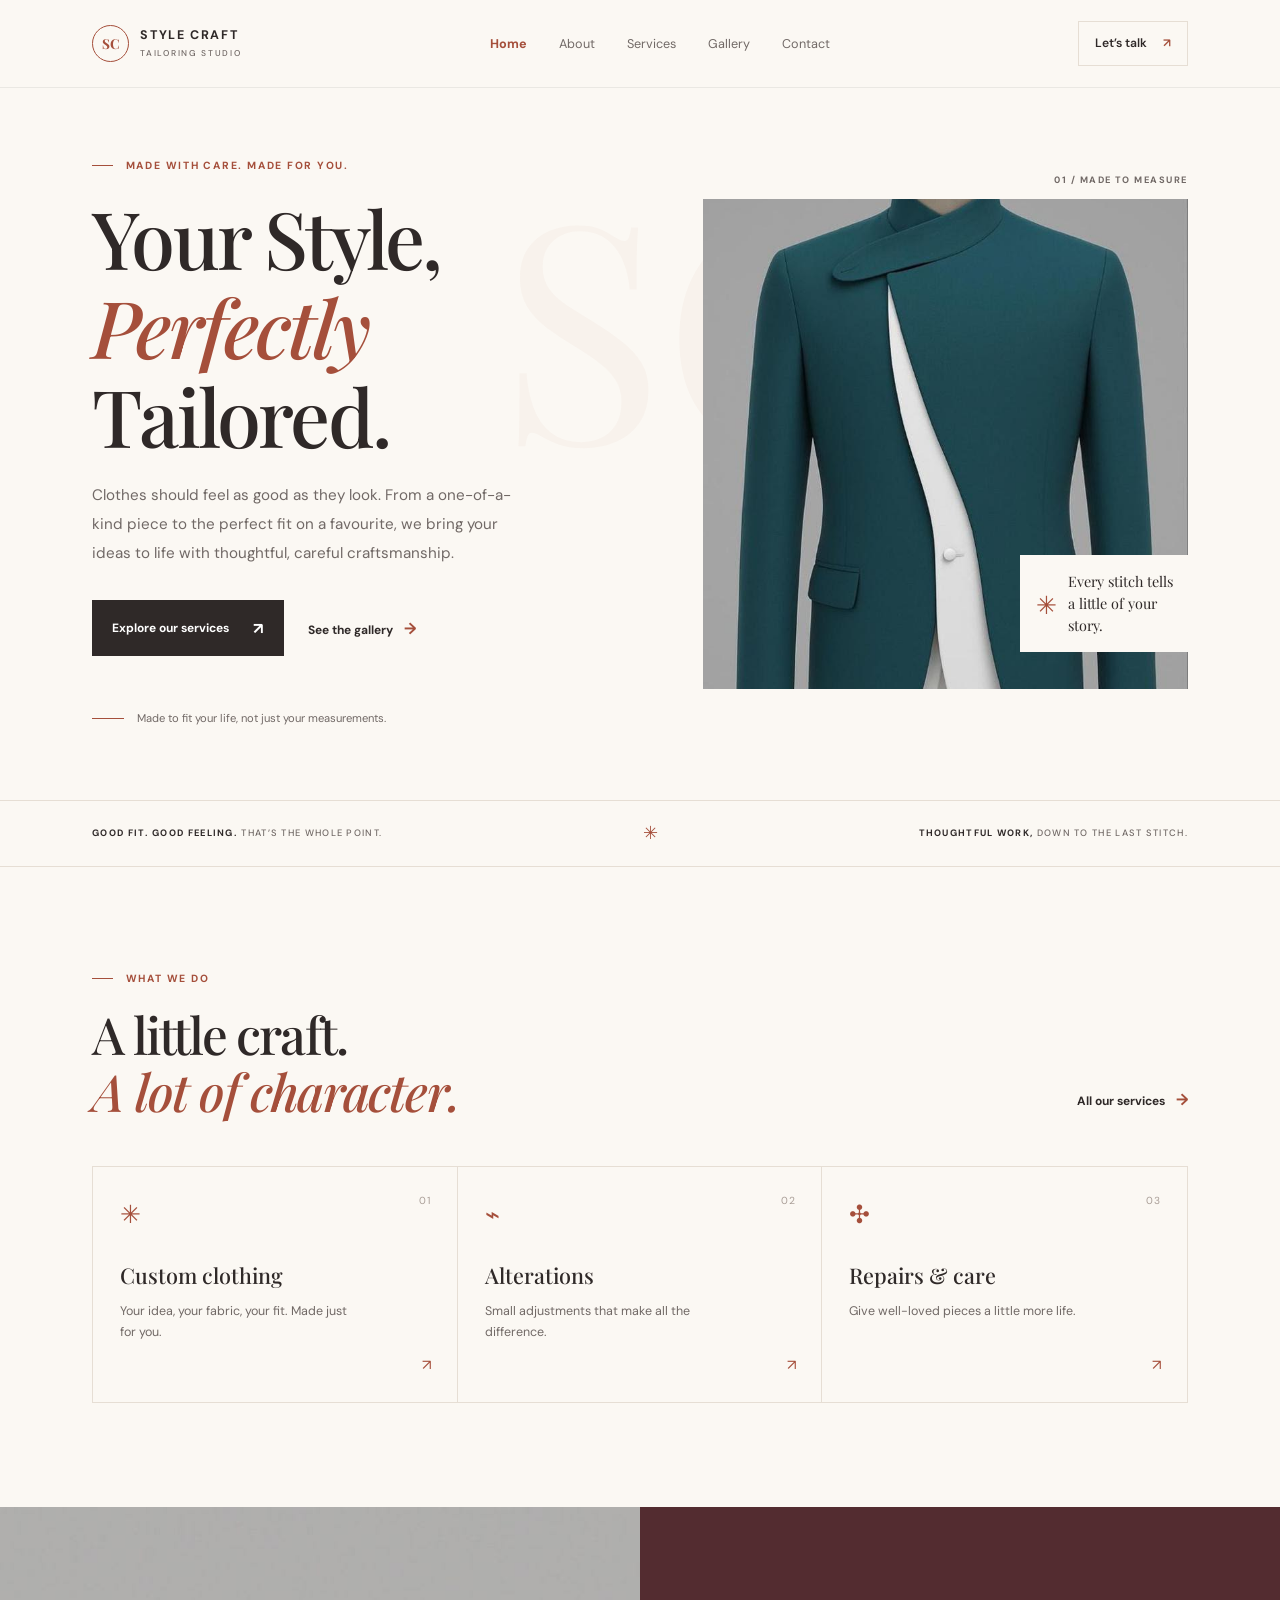
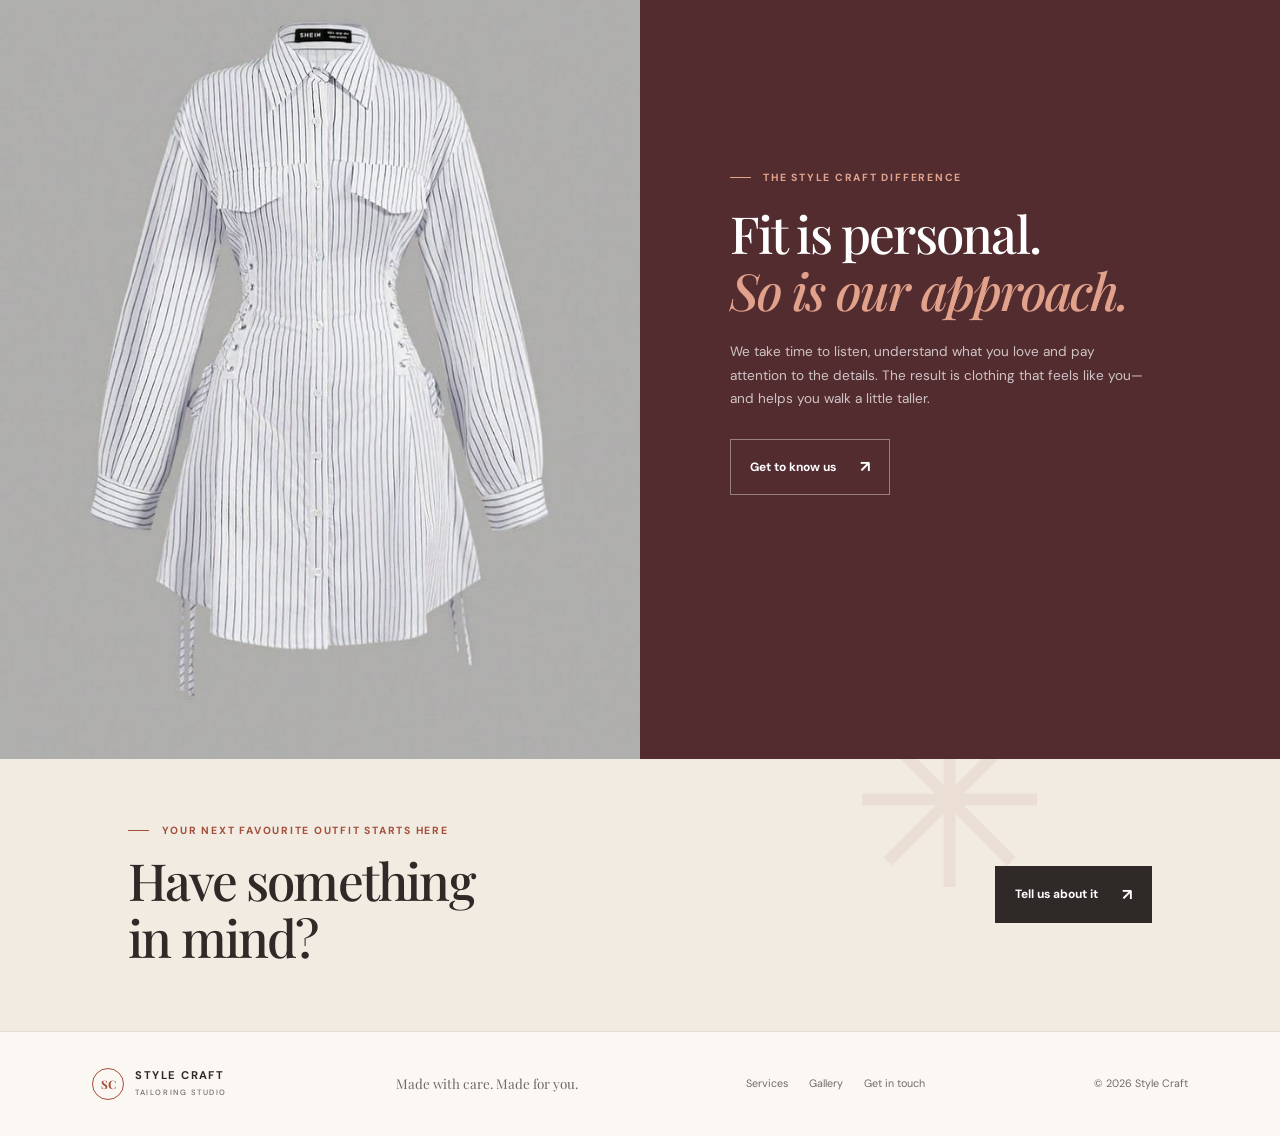
<file: index.html>
<!DOCTYPE html>
<html lang="en">
<head>
  <meta charset="UTF-8">
  <meta name="viewport" content="width=device-width, initial-scale=1.0">
  <meta name="description" content="Thoughtful tailoring, custom clothing and alterations made to help you feel confident in every outfit.">
  <title>Style Craft | Your Style, Perfectly Tailored</title>
  <link rel="icon" type="image/png" href="Images/Image10.png">
  <link rel="preconnect" href="https://fonts.googleapis.com">
  <link rel="preconnect" href="https://fonts.gstatic.com" crossorigin>
  <link href="https://fonts.googleapis.com/css2?family=DM+Sans:wght@400;500;600;700&family=Playfair+Display:wght@500;600;700&display=swap" rel="stylesheet">
  <link rel="stylesheet" href="styles.css">
  <script src="script.js" defer></script>
</head>
<body>
  <a class="skip-link" href="#main">Skip to content</a>
  <header class="site-header">
    <a class="brand" href="index.html" aria-label="Style Craft home"><span class="brand-mark">SC</span><span>STYLE CRAFT<small>TAILORING STUDIO</small></span></a>
    <button class="nav-toggle" type="button" aria-expanded="false" aria-controls="site-nav" aria-label="Open navigation"><span></span><span></span><span></span></button>
    <nav class="site-nav" id="site-nav" aria-label="Main navigation">
      <a class="active" aria-current="page" href="index.html">Home</a><a href="About%20Us.html">About</a><a href="Services.html">Services</a><a href="Gallery.html">Gallery</a><a href="Contact%20Us.html">Contact</a>
    </nav>
    <a class="header-cta" href="Contact%20Us.html">Let’s talk <span aria-hidden="true">↗</span></a>
  </header>

  <main id="main">
    <section class="hero">
      <div class="hero-copy">
        <p class="eyebrow"><span></span> MADE WITH CARE. MADE FOR YOU.</p>
        <h1>Your Style,<br><em>Perfectly</em> Tailored.</h1>
        <p class="hero-intro">Clothes should feel as good as they look. From a one-of-a-kind piece to the perfect fit on a favourite, we bring your ideas to life with thoughtful, careful craftsmanship.</p>
        <div class="hero-actions"><a class="button button-dark" href="Services.html">Explore our services <span aria-hidden="true">↗</span></a><a class="text-link" href="Gallery.html">See the gallery <span aria-hidden="true">→</span></a></div>
        <div class="hero-note"><span class="note-line"></span><span>Made to fit your life, not just your measurements.</span></div>
      </div>
      <div class="hero-visual">
        <img src="Images/Image5.jpg" alt="A tailor carefully guiding fabric through a sewing machine">
        <div class="image-caption"><span class="caption-icon" aria-hidden="true">✳</span><span>Every stitch tells<br>a little of your story.</span></div>
        <span class="hero-index">01 / MADE TO MEASURE</span>
      </div>
      <span class="hero-decoration" aria-hidden="true">SC</span>
    </section>

    <section class="intro-strip">
      <p>GOOD FIT. GOOD FEELING. <span>THAT’S THE WHOLE POINT.</span></p>
      <span aria-hidden="true">✳</span>
      <p>THOUGHTFUL WORK, <span>DOWN TO THE LAST STITCH.</span></p>
    </section>

    <section class="section services-preview">
      <div class="section-heading">
        <div><p class="eyebrow"><span></span> WHAT WE DO</p><h2>A little craft.<br><em>A lot of character.</em></h2></div>
        <a class="text-link" href="Services.html">All our services <span aria-hidden="true">→</span></a>
      </div>
      <div class="service-cards">
        <a class="service-card" href="Services.html#custom-clothing"><span class="service-number">01</span><span class="service-icon" aria-hidden="true">✳</span><h3>Custom clothing</h3><p>Your idea, your fabric, your fit. Made just for you.</p><span class="card-arrow" aria-hidden="true">↗</span></a>
        <a class="service-card" href="Services.html#alterations"><span class="service-number">02</span><span class="service-icon" aria-hidden="true">⌁</span><h3>Alterations</h3><p>Small adjustments that make all the difference.</p><span class="card-arrow" aria-hidden="true">↗</span></a>
        <a class="service-card" href="Services.html#repairs"><span class="service-number">03</span><span class="service-icon" aria-hidden="true">✣</span><h3>Repairs &amp; care</h3><p>Give well-loved pieces a little more life.</p><span class="card-arrow" aria-hidden="true">↗</span></a>
      </div>
    </section>

    <section class="home-story">
      <div class="story-image"><img src="Images/Image3.jpg" alt="A tailored teal suit with clean lines and a sculpted lapel"></div>
      <div class="story-copy"><p class="eyebrow eyebrow-light"><span></span> THE STYLE CRAFT DIFFERENCE</p><h2>Fit is personal.<br><em>So is our approach.</em></h2><p>We take time to listen, understand what you love and pay attention to the details. The result is clothing that feels like you—and helps you walk a little taller.</p><a class="button button-light" href="About%20Us.html">Get to know us <span aria-hidden="true">↗</span></a></div>
    </section>

    <section class="enquiry-banner">
      <div><p class="eyebrow"><span></span> YOUR NEXT FAVOURITE OUTFIT STARTS HERE</p><h2>Have something<br>in mind?</h2></div>
      <a class="button button-dark" href="Contact%20Us.html">Tell us about it <span aria-hidden="true">↗</span></a>
      <span class="banner-flower" aria-hidden="true">✳</span>
    </section>
  </main>

  <footer class="site-footer"><a class="brand brand-footer" href="index.html"><span class="brand-mark">SC</span><span>STYLE CRAFT<small>TAILORING STUDIO</small></span></a><p>Made with care. Made for you.</p><nav aria-label="Footer navigation"><a href="Services.html">Services</a><a href="Gallery.html">Gallery</a><a href="Contact%20Us.html">Get in touch</a></nav><span class="copyright">© <span data-year>2026</span> Style Craft</span></footer>
</body>
</html>
</file>
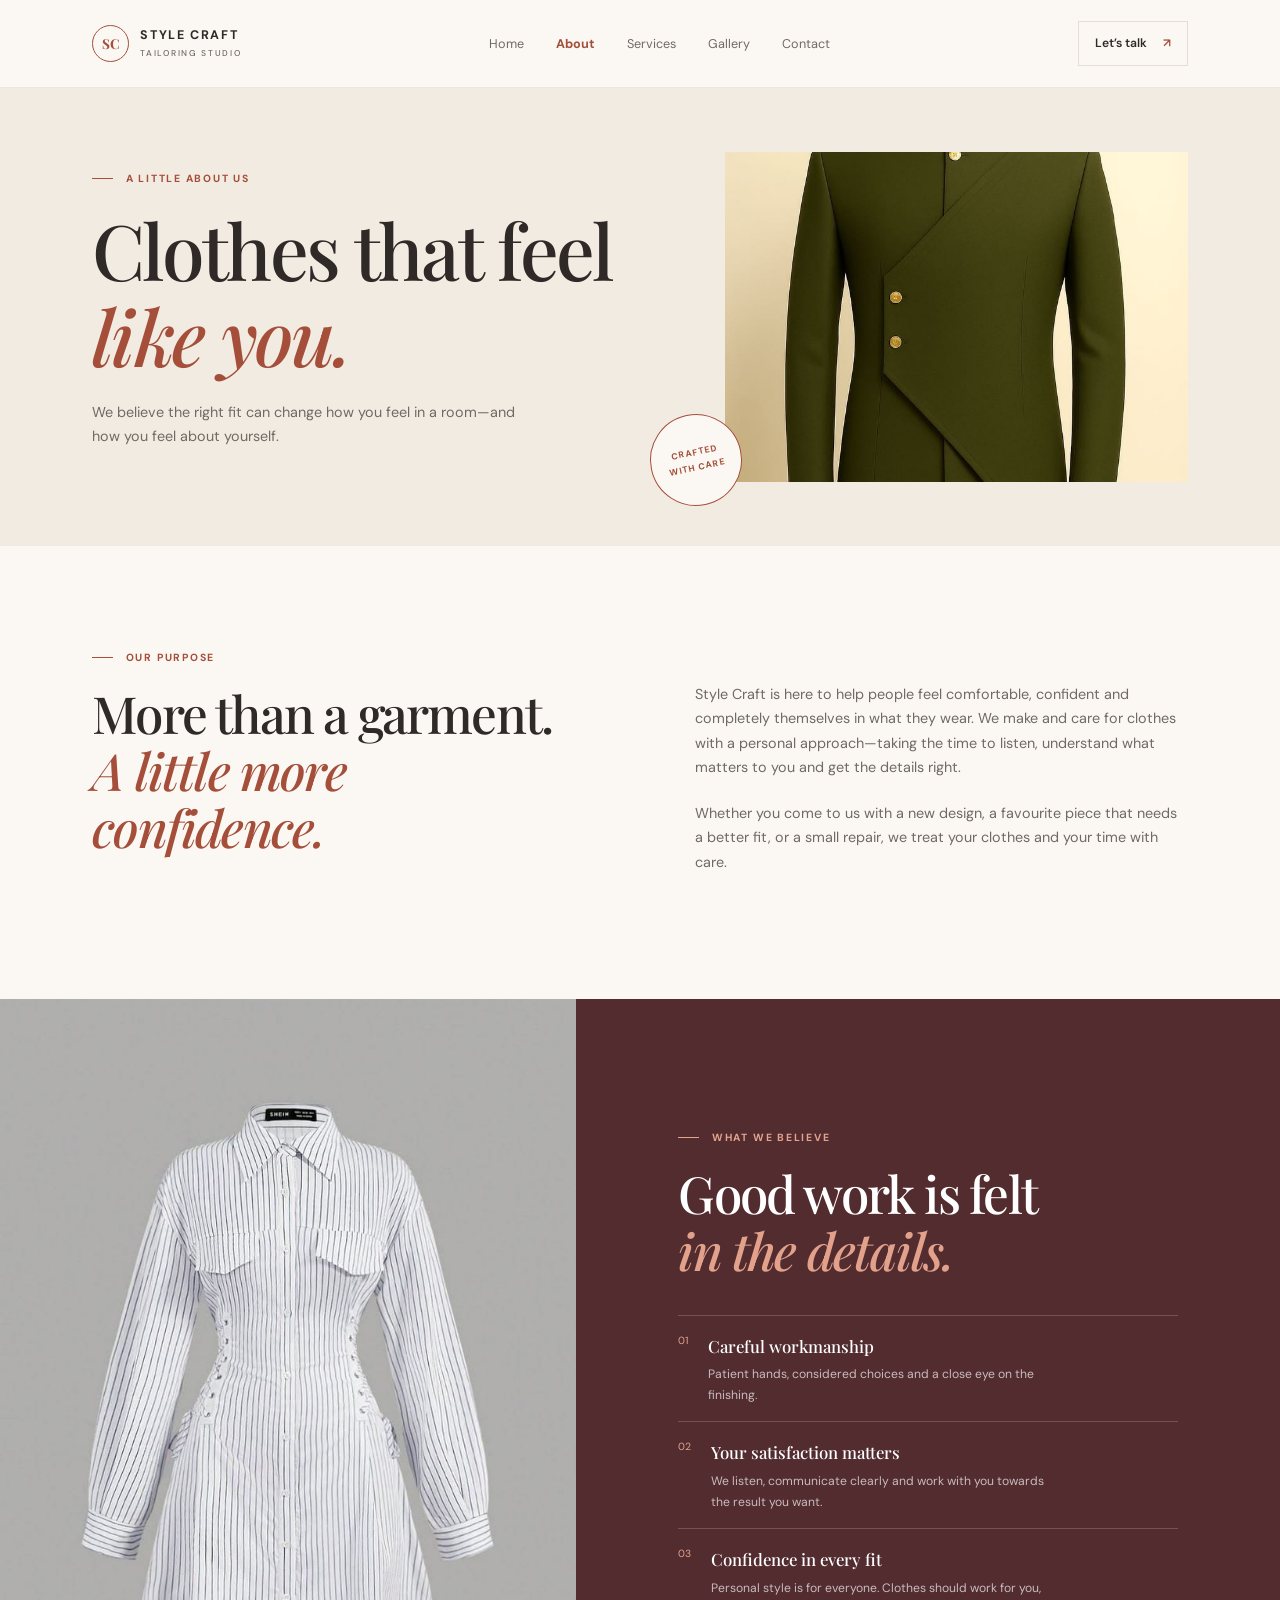
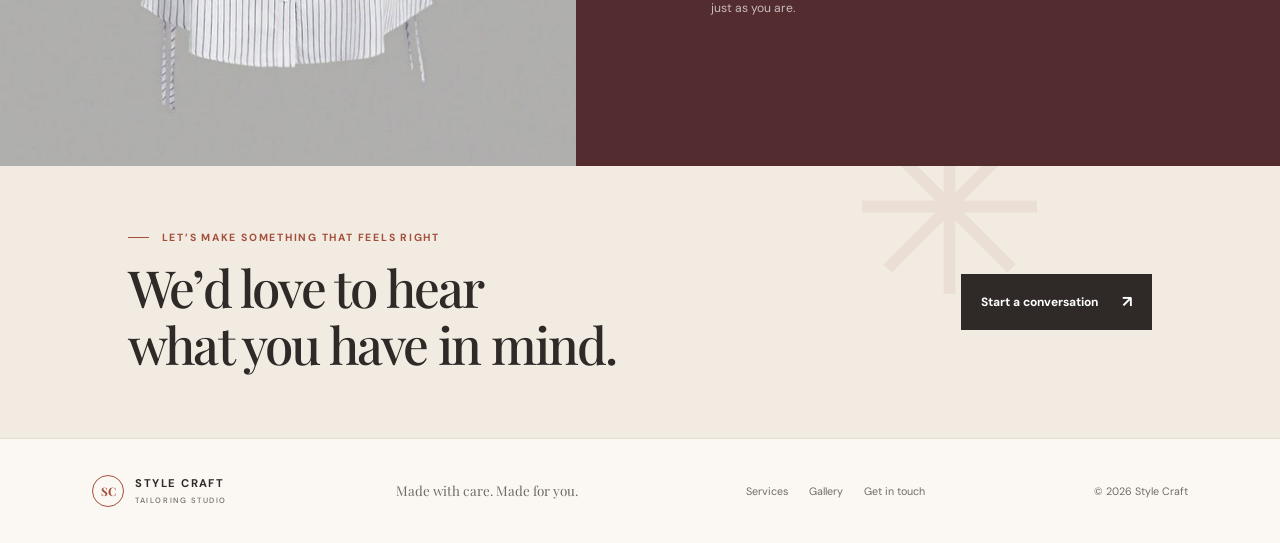
<file: About Us.html>
<!DOCTYPE html>
<html lang="en">
<head>
  <meta charset="UTF-8">
  <meta name="viewport" content="width=device-width, initial-scale=1.0">
  <meta name="description" content="Get to know Style Craft: thoughtful tailoring focused on careful workmanship, a great fit and customer confidence.">
  <title>About Us | Style Craft</title>
  <link rel="icon" type="image/png" href="Images/Image10.png">
  <link rel="preconnect" href="https://fonts.googleapis.com">
  <link rel="preconnect" href="https://fonts.gstatic.com" crossorigin>
  <link href="https://fonts.googleapis.com/css2?family=DM+Sans:wght@400;500;600;700&family=Playfair+Display:wght@500;600;700&display=swap" rel="stylesheet">
  <link rel="stylesheet" href="styles.css"><script src="script.js" defer></script>
</head>
<body>
  <a class="skip-link" href="#main">Skip to content</a>
  <header class="site-header"><a class="brand" href="index.html" aria-label="Style Craft home"><span class="brand-mark">SC</span><span>STYLE CRAFT<small>TAILORING STUDIO</small></span></a><button class="nav-toggle" type="button" aria-expanded="false" aria-controls="site-nav" aria-label="Open navigation"><span></span><span></span><span></span></button><nav class="site-nav" id="site-nav" aria-label="Main navigation"><a href="index.html">Home</a><a class="active" aria-current="page" href="About%20Us.html">About</a><a href="Services.html">Services</a><a href="Gallery.html">Gallery</a><a href="Contact%20Us.html">Contact</a></nav><a class="header-cta" href="Contact%20Us.html">Let’s talk <span aria-hidden="true">↗</span></a></header>
  <main id="main">
    <section class="page-hero"><div class="page-hero-copy"><p class="eyebrow"><span></span> A LITTLE ABOUT US</p><h1>Clothes that feel<br><em>like you.</em></h1><p>We believe the right fit can change how you feel in a room—and how you feel about yourself.</p></div><div class="page-hero-image"><img src="Images/Image4.jpg" alt="An experienced tailor at work in a sewing studio"></div><span class="page-hero-stamp" aria-hidden="true">CRAFTED<br>WITH CARE</span></section>
    <section class="section about-intro"><div class="about-lead"><p class="eyebrow"><span></span> OUR PURPOSE</p><h2>More than a garment.<br><em>A little more confidence.</em></h2></div><div class="about-body"><p>Style Craft is here to help people feel comfortable, confident and completely themselves in what they wear. We make and care for clothes with a personal approach—taking the time to listen, understand what matters to you and get the details right.</p><p>Whether you come to us with a new design, a favourite piece that needs a better fit, or a small repair, we treat your clothes and your time with care.</p></div></section>
    <section class="about-values"><div class="values-image"><img src="Images/Image2.jpg" alt="A thoughtfully designed navy tunic with fine gold embroidery"></div><div class="values-copy"><p class="eyebrow eyebrow-light"><span></span> WHAT WE BELIEVE</p><h2>Good work is felt<br><em>in the details.</em></h2><div class="value-item"><span>01</span><div><h3>Careful workmanship</h3><p>Patient hands, considered choices and a close eye on the finishing.</p></div></div><div class="value-item"><span>02</span><div><h3>Your satisfaction matters</h3><p>We listen, communicate clearly and work with you towards the result you want.</p></div></div><div class="value-item"><span>03</span><div><h3>Confidence in every fit</h3><p>Personal style is for everyone. Clothes should work for you, just as you are.</p></div></div></div></section>
    <section class="enquiry-banner"><div><p class="eyebrow"><span></span> LET’S MAKE SOMETHING THAT FEELS RIGHT</p><h2>We’d love to hear<br>what you have in mind.</h2></div><a class="button button-dark" href="Contact%20Us.html">Start a conversation <span aria-hidden="true">↗</span></a><span class="banner-flower" aria-hidden="true">✳</span></section>
  </main>
  <footer class="site-footer"><a class="brand brand-footer" href="index.html"><span class="brand-mark">SC</span><span>STYLE CRAFT<small>TAILORING STUDIO</small></span></a><p>Made with care. Made for you.</p><nav aria-label="Footer navigation"><a href="Services.html">Services</a><a href="Gallery.html">Gallery</a><a href="Contact%20Us.html">Get in touch</a></nav><span class="copyright">© <span data-year>2026</span> Style Craft</span></footer>
</body>
</html>
</file>
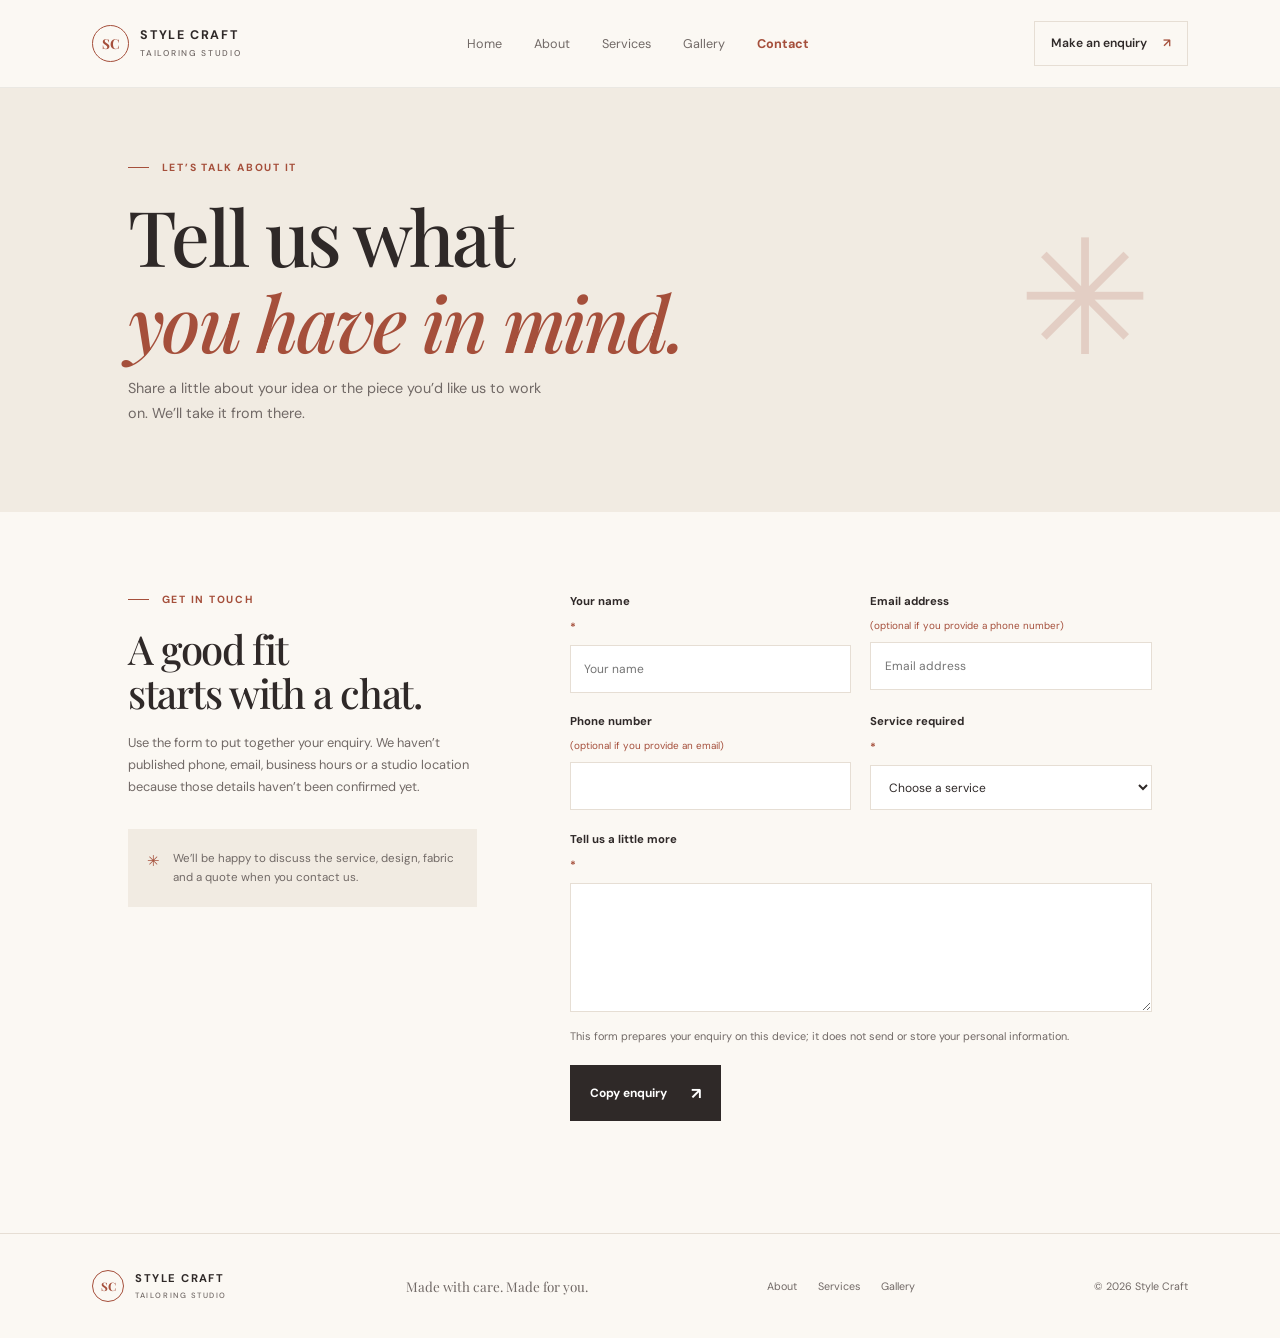
<file: Contact Us.html>
<!DOCTYPE html>
<html lang="en">
<head>
  <meta charset="UTF-8"><meta name="viewport" content="width=device-width, initial-scale=1.0">
  <meta name="description" content="Send Style Craft an enquiry about custom clothing, alterations, repairs or fashion design.">
  <title>Contact Us | Style Craft</title>
  <link rel="icon" type="image/png" href="Images/Image10.png">
  <link rel="preconnect" href="https://fonts.googleapis.com"><link rel="preconnect" href="https://fonts.gstatic.com" crossorigin>
  <link href="https://fonts.googleapis.com/css2?family=DM+Sans:wght@400;500;600;700&family=Playfair+Display:wght@500;600;700&display=swap" rel="stylesheet">
  <link rel="stylesheet" href="styles.css"><script src="script.js" defer></script>
</head>
<body>
  <a class="skip-link" href="#main">Skip to content</a>
  <header class="site-header"><a class="brand" href="index.html" aria-label="Style Craft home"><span class="brand-mark">SC</span><span>STYLE CRAFT<small>TAILORING STUDIO</small></span></a><button class="nav-toggle" type="button" aria-expanded="false" aria-controls="site-nav" aria-label="Open navigation"><span></span><span></span><span></span></button><nav class="site-nav" id="site-nav" aria-label="Main navigation"><a href="index.html">Home</a><a href="About%20Us.html">About</a><a href="Services.html">Services</a><a href="Gallery.html">Gallery</a><a class="active" aria-current="page" href="Contact%20Us.html">Contact</a></nav><a class="header-cta" href="#enquiry-form">Make an enquiry <span aria-hidden="true">↗</span></a></header>
  <main id="main">
    <section class="contact-heading"><div><p class="eyebrow"><span></span> LET’S TALK ABOUT IT</p><h1>Tell us what<br><em>you have in mind.</em></h1><p>Share a little about your idea or the piece you’d like us to work on. We’ll take it from there.</p></div><div class="contact-heading-mark" aria-hidden="true">✳</div></section>
    <section class="contact-layout">
      <div class="contact-details"><p class="eyebrow"><span></span> GET IN TOUCH</p><h2>A good fit<br>starts with a chat.</h2><p>Use the form to put together your enquiry. We haven’t published phone, email, business hours or a studio location because those details haven’t been confirmed yet.</p><div class="contact-note"><span aria-hidden="true">✳</span><p>We’ll be happy to discuss the service, design, fabric and a quote when you contact us.</p></div></div>
      <form class="enquiry-form" id="enquiry-form">
        <div class="form-row"><label for="name">Your name <span>*</span><input id="name" name="name" type="text" autocomplete="name" required placeholder="Your name"></label><label for="email">Email address <span class="optional">(optional if you provide a phone number)</span><input id="email" name="email" type="email" autocomplete="email" placeholder="Email address"></label></div>
        <div class="form-row"><label for="phone">Phone number <span class="optional">(optional if you provide an email)</span><input id="phone" name="phone" type="tel" autocomplete="tel"></label><label for="service">Service required <span>*</span><select id="service" name="service" required><option value="">Choose a service</option><option>Custom clothing</option><option>Alterations</option><option>Repairs</option><option>Fashion design</option><option>Something else</option></select></label></div>
        <label for="message">Tell us a little more <span>*</span><textarea id="message" name="message" rows="5" required></textarea></label>
        <p class="form-note">This form prepares your enquiry on this device; it does not send or store your personal information.</p>
        <button class="button button-dark" type="submit">Copy enquiry <span aria-hidden="true">↗</span></button>
        <p class="form-status" id="form-status" role="status" aria-live="polite"></p>
      </form>
    </section>
  </main>
  <footer class="site-footer"><a class="brand brand-footer" href="index.html"><span class="brand-mark">SC</span><span>STYLE CRAFT<small>TAILORING STUDIO</small></span></a><p>Made with care. Made for you.</p><nav aria-label="Footer navigation"><a href="About%20Us.html">About</a><a href="Services.html">Services</a><a href="Gallery.html">Gallery</a></nav><span class="copyright">© <span data-year>2026</span> Style Craft</span></footer>
</body>
</html>
</file>
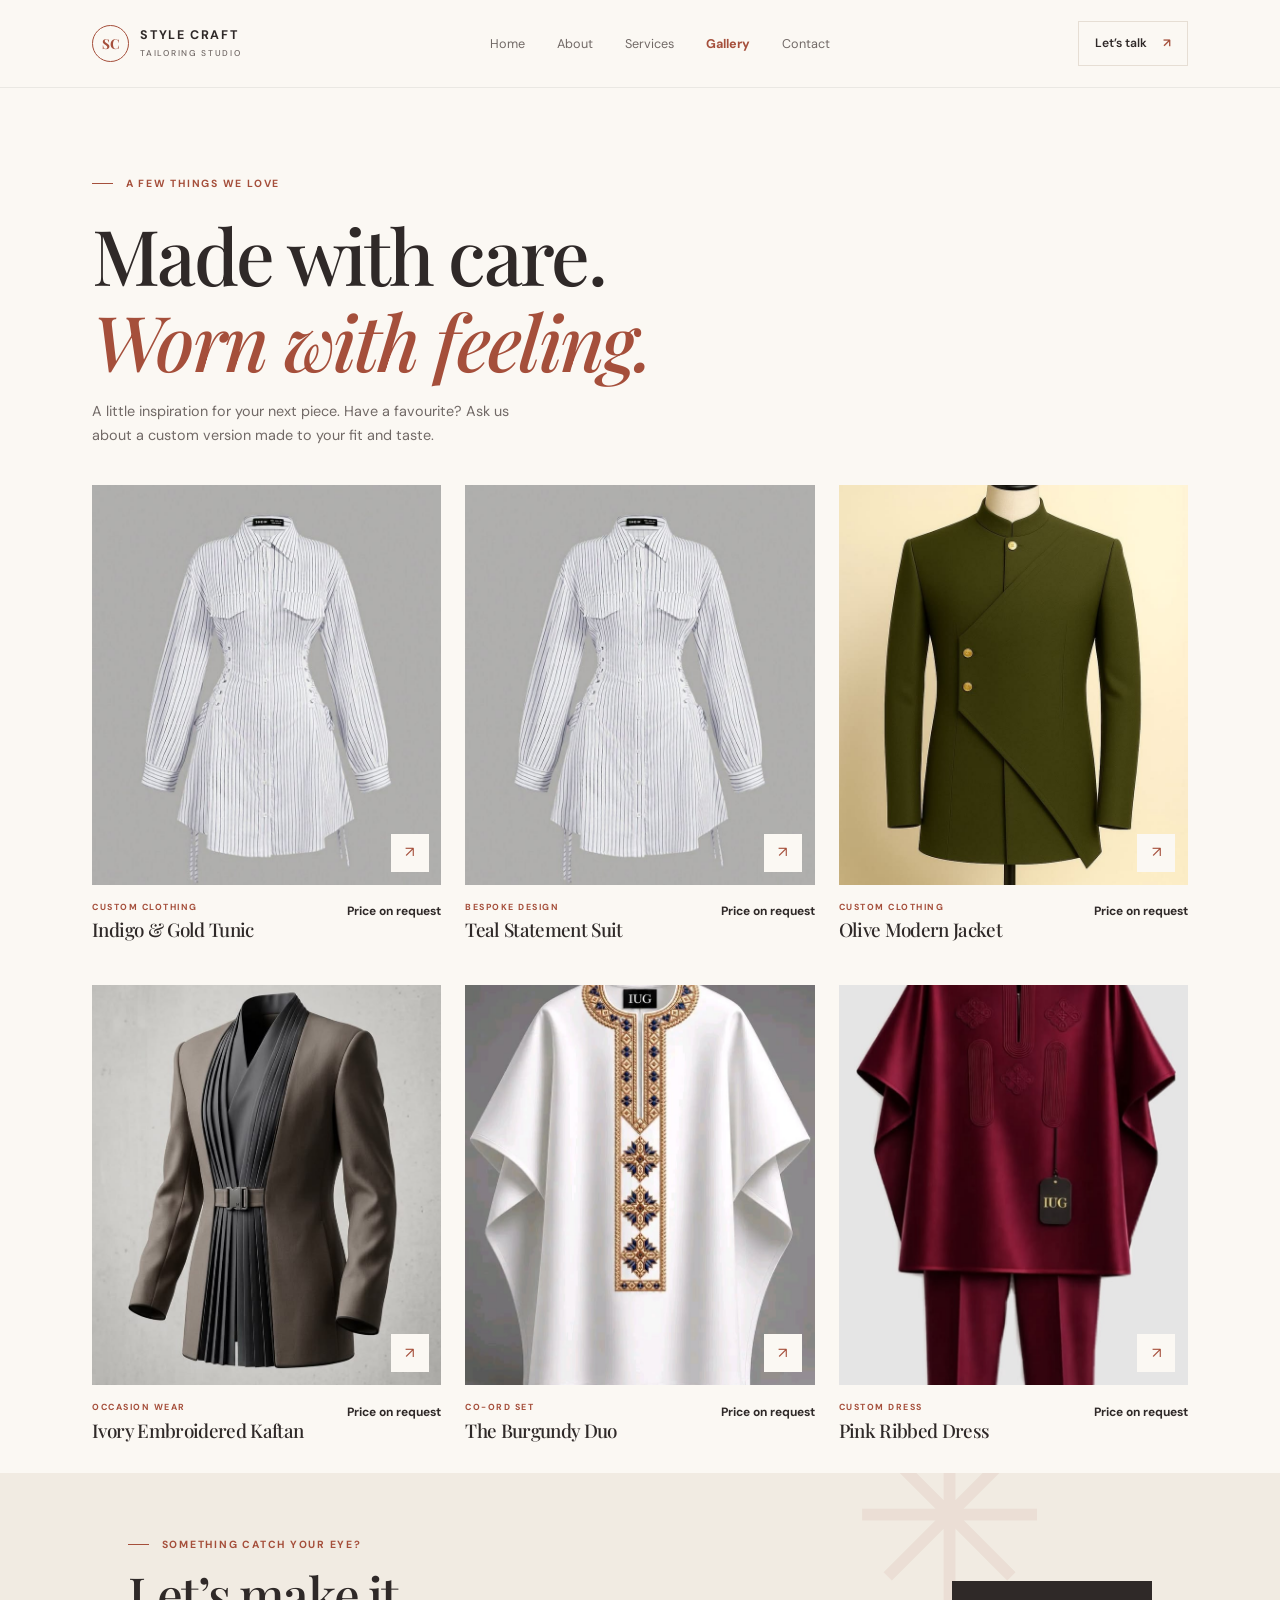
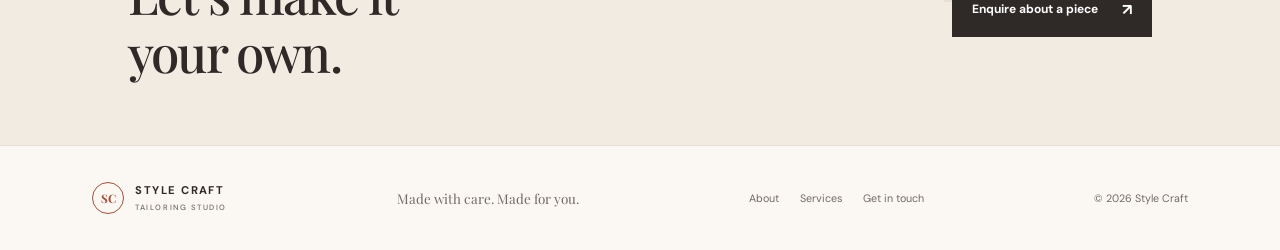
<file: Gallery.html>
<!DOCTYPE html>
<html lang="en">
<head>
  <meta charset="UTF-8"><meta name="viewport" content="width=device-width, initial-scale=1.0">
  <meta name="description" content="Explore Style Craft's gallery of custom outfits, tailoring details and design inspiration.">
  <title>Gallery | Style Craft</title>
  <link rel="icon" type="image/png" href="Images/Image10.png">
  <link rel="preconnect" href="https://fonts.googleapis.com"><link rel="preconnect" href="https://fonts.gstatic.com" crossorigin>
  <link href="https://fonts.googleapis.com/css2?family=DM+Sans:wght@400;500;600;700&family=Playfair+Display:wght@500;600;700&display=swap" rel="stylesheet">
  <link rel="stylesheet" href="styles.css"><script src="script.js" defer></script>
</head>
<body>
  <a class="skip-link" href="#main">Skip to content</a>
  <header class="site-header"><a class="brand" href="index.html" aria-label="Style Craft home"><span class="brand-mark">SC</span><span>STYLE CRAFT<small>TAILORING STUDIO</small></span></a><button class="nav-toggle" type="button" aria-expanded="false" aria-controls="site-nav" aria-label="Open navigation"><span></span><span></span><span></span></button><nav class="site-nav" id="site-nav" aria-label="Main navigation"><a href="index.html">Home</a><a href="About%20Us.html">About</a><a href="Services.html">Services</a><a class="active" aria-current="page" href="Gallery.html">Gallery</a><a href="Contact%20Us.html">Contact</a></nav><a class="header-cta" href="Contact%20Us.html">Let’s talk <span aria-hidden="true">↗</span></a></header>
  <main id="main">
    <section class="page-title gallery-title"><p class="eyebrow"><span></span> A FEW THINGS WE LOVE</p><h1>Made with care.<br><em>Worn with feeling.</em></h1><p>A little inspiration for your next piece. Have a favourite? Ask us about a custom version made to your fit and taste.</p></section>
    <section class="gallery-grid" aria-label="Style Craft outfit gallery">
      <article class="gallery-card"><a class="gallery-image" href="Contact%20Us.html?service=Custom%20clothing" aria-label="Enquire about the Indigo and Gold Tunic"><img src="Images/Image2.jpg" alt="Navy blue tunic with gold embroidered neckline and front details"><span class="gallery-link" aria-hidden="true">↗</span></a><div class="gallery-info"><div><p class="eyebrow">CUSTOM CLOTHING</p><h2>Indigo &amp; Gold Tunic</h2></div><p class="gallery-price"><strong>Price on request</strong></p></div></article>
      <article class="gallery-card"><a class="gallery-image" href="Contact%20Us.html?service=Custom%20clothing" aria-label="Enquire about the Teal Statement Suit"><img src="Images/Image3.jpg" alt="Teal tailored suit jacket with a sculpted asymmetrical lapel"><span class="gallery-link" aria-hidden="true">↗</span></a><div class="gallery-info"><div><p class="eyebrow">BESPOKE DESIGN</p><h2>Teal Statement Suit</h2></div><p class="gallery-price"><strong>Price on request</strong></p></div></article>
      <article class="gallery-card"><a class="gallery-image" href="Contact%20Us.html?service=Custom%20clothing" aria-label="Enquire about the Olive Modern Jacket"><img src="Images/Image4.jpg" alt="Olive green tailored jacket with an elegant crossover front"><span class="gallery-link" aria-hidden="true">↗</span></a><div class="gallery-info"><div><p class="eyebrow">CUSTOM CLOTHING</p><h2>Olive Modern Jacket</h2></div><p class="gallery-price"><strong>Price on request</strong></p></div></article>
      <article class="gallery-card"><a class="gallery-image" href="Contact%20Us.html?service=Custom%20clothing" aria-label="Enquire about the Ivory Embroidered Kaftan"><img src="Images/Image6.jpg" alt="Ivory kaftan with blue and gold geometric embroidery at the neckline"><span class="gallery-link" aria-hidden="true">↗</span></a><div class="gallery-info"><div><p class="eyebrow">OCCASION WEAR</p><h2>Ivory Embroidered Kaftan</h2></div><p class="gallery-price"><strong>Price on request</strong></p></div></article>
      <article class="gallery-card"><a class="gallery-image" href="Contact%20Us.html?service=Custom%20clothing" aria-label="Enquire about the Burgundy Duo"><img src="Images/Image7.jpg" alt="Burgundy two-piece outfit with short sleeves and tonal embroidery"><span class="gallery-link" aria-hidden="true">↗</span></a><div class="gallery-info"><div><p class="eyebrow">CO-ORD SET</p><h2>The Burgundy Duo</h2></div><p class="gallery-price"><strong>Price on request</strong></p></div></article>
      <article class="gallery-card"><a class="gallery-image" href="Contact%20Us.html?service=Custom%20clothing" aria-label="Enquire about the Pink Ribbed Dress"><img src="Images/Image8.jpg" alt="Bright pink ribbed short-sleeve dress with a collared neckline"><span class="gallery-link" aria-hidden="true">↗</span></a><div class="gallery-info"><div><p class="eyebrow">CUSTOM DRESS</p><h2>Pink Ribbed Dress</h2></div><p class="gallery-price"><strong>Price on request</strong></p></div></article>
    </section>
    <section class="enquiry-banner"><div><p class="eyebrow"><span></span> SOMETHING CATCH YOUR EYE?</p><h2>Let’s make it<br>your own.</h2></div><a class="button button-dark" href="Contact%20Us.html?service=Custom%20clothing">Enquire about a piece <span aria-hidden="true">↗</span></a><span class="banner-flower" aria-hidden="true">✳</span></section>
  </main>
  <footer class="site-footer"><a class="brand brand-footer" href="index.html"><span class="brand-mark">SC</span><span>STYLE CRAFT<small>TAILORING STUDIO</small></span></a><p>Made with care. Made for you.</p><nav aria-label="Footer navigation"><a href="About%20Us.html">About</a><a href="Services.html">Services</a><a href="Contact%20Us.html">Get in touch</a></nav><span class="copyright">© <span data-year>2026</span> Style Craft</span></footer>
</body>
</html>
</file>
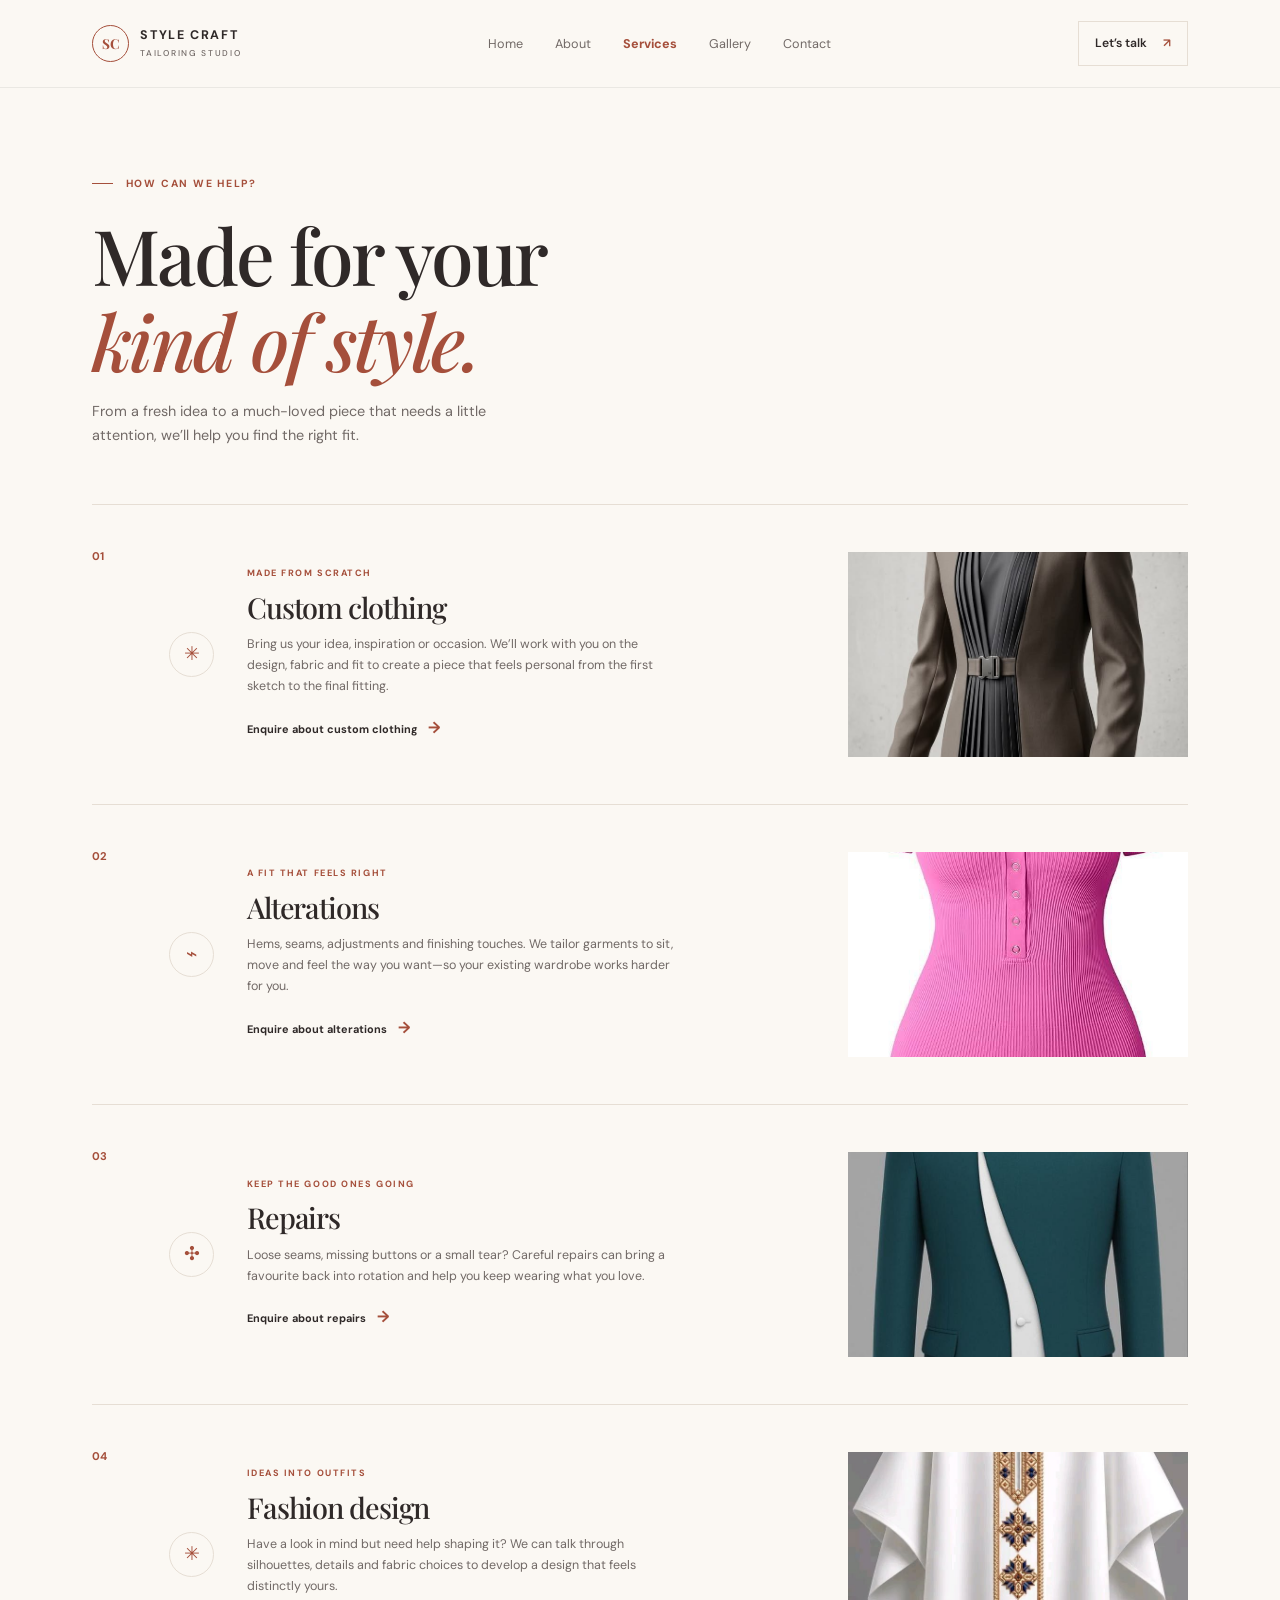
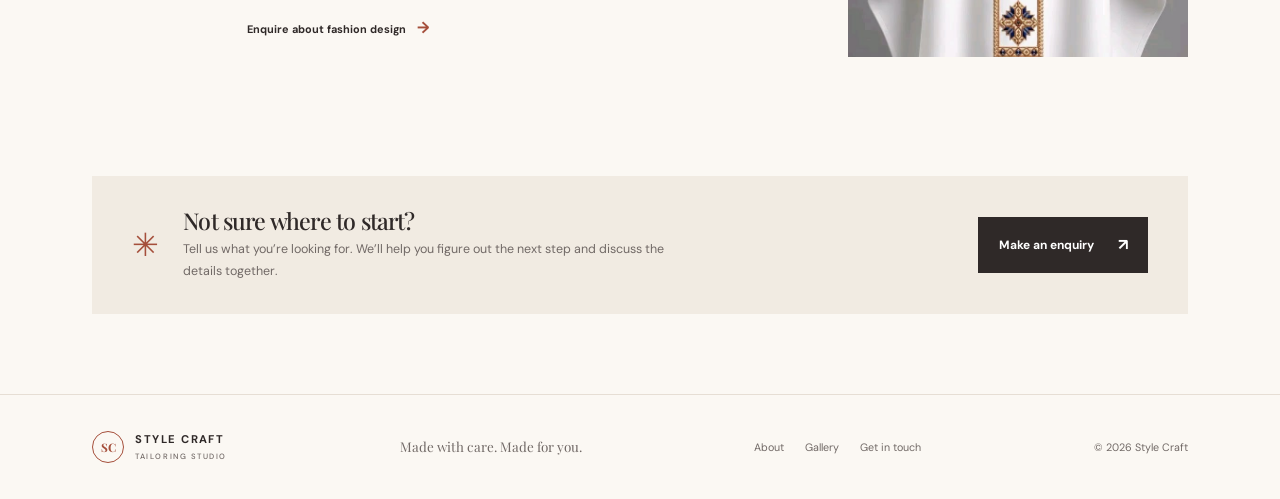
<file: Services.html>
<!DOCTYPE html>
<html lang="en">
<head>
  <meta charset="UTF-8"><meta name="viewport" content="width=device-width, initial-scale=1.0">
  <meta name="description" content="Explore custom clothing, alterations, clothing repairs and fashion design at Style Craft.">
  <title>Services | Style Craft</title>
  <link rel="icon" type="image/png" href="Images/Image10.png">
  <link rel="preconnect" href="https://fonts.googleapis.com"><link rel="preconnect" href="https://fonts.gstatic.com" crossorigin>
  <link href="https://fonts.googleapis.com/css2?family=DM+Sans:wght@400;500;600;700&family=Playfair+Display:wght@500;600;700&display=swap" rel="stylesheet">
  <link rel="stylesheet" href="styles.css"><script src="script.js" defer></script>
</head>
<body>
  <a class="skip-link" href="#main">Skip to content</a>
  <header class="site-header"><a class="brand" href="index.html" aria-label="Style Craft home"><span class="brand-mark">SC</span><span>STYLE CRAFT<small>TAILORING STUDIO</small></span></a><button class="nav-toggle" type="button" aria-expanded="false" aria-controls="site-nav" aria-label="Open navigation"><span></span><span></span><span></span></button><nav class="site-nav" id="site-nav" aria-label="Main navigation"><a href="index.html">Home</a><a href="About%20Us.html">About</a><a class="active" aria-current="page" href="Services.html">Services</a><a href="Gallery.html">Gallery</a><a href="Contact%20Us.html">Contact</a></nav><a class="header-cta" href="Contact%20Us.html">Let’s talk <span aria-hidden="true">↗</span></a></header>
  <main id="main">
    <section class="page-title"><p class="eyebrow"><span></span> HOW CAN WE HELP?</p><h1>Made for your<br><em>kind of style.</em></h1><p>From a fresh idea to a much-loved piece that needs a little attention, we’ll help you find the right fit.</p></section>
    <section class="service-list">
      <article class="service-detail" id="custom-clothing"><div class="service-detail-number">01</div><div class="service-detail-icon" aria-hidden="true">✳</div><div class="service-detail-copy"><p class="eyebrow">MADE FROM SCRATCH</p><h2>Custom clothing</h2><p>Bring us your idea, inspiration or occasion. We’ll work with you on the design, fabric and fit to create a piece that feels personal from the first sketch to the final fitting.</p><a class="text-link" href="Contact%20Us.html?service=Custom%20clothing">Enquire about custom clothing <span aria-hidden="true">→</span></a></div><img src="Images/Image6.jpg" alt="White kaftan with detailed blue and gold embroidery"></article>
      <article class="service-detail" id="alterations"><div class="service-detail-number">02</div><div class="service-detail-icon" aria-hidden="true">⌁</div><div class="service-detail-copy"><p class="eyebrow">A FIT THAT FEELS RIGHT</p><h2>Alterations</h2><p>Hems, seams, adjustments and finishing touches. We tailor garments to sit, move and feel the way you want—so your existing wardrobe works harder for you.</p><a class="text-link" href="Contact%20Us.html?service=Alterations">Enquire about alterations <span aria-hidden="true">→</span></a></div><img src="Images/Women%20fashion.jpg" alt="A white pinstripe shirt dress with a shaped waist"></article>
      <article class="service-detail" id="repairs"><div class="service-detail-number">03</div><div class="service-detail-icon" aria-hidden="true">✣</div><div class="service-detail-copy"><p class="eyebrow">KEEP THE GOOD ONES GOING</p><h2>Repairs</h2><p>Loose seams, missing buttons or a small tear? Careful repairs can bring a favourite back into rotation and help you keep wearing what you love.</p><a class="text-link" href="Contact%20Us.html?service=Repairs">Enquire about repairs <span aria-hidden="true">→</span></a></div><img src="Images/Image5.jpg" alt="Close view of careful stitching at a tailor's sewing machine"></article>
      <article class="service-detail" id="fashion-design"><div class="service-detail-number">04</div><div class="service-detail-icon" aria-hidden="true">✳</div><div class="service-detail-copy"><p class="eyebrow">IDEAS INTO OUTFITS</p><h2>Fashion design</h2><p>Have a look in mind but need help shaping it? We can talk through silhouettes, details and fabric choices to develop a design that feels distinctly yours.</p><a class="text-link" href="Contact%20Us.html?service=Fashion%20design">Enquire about fashion design <span aria-hidden="true">→</span></a></div><img src="Images/Image7.jpg" alt="Burgundy two-piece outfit with subtle embroidered details"></article>
    </section>
    <section class="service-note"><span aria-hidden="true">✳</span><div><h2>Not sure where to start?</h2><p>Tell us what you’re looking for. We’ll help you figure out the next step and discuss the details together.</p></div><a class="button button-dark" href="Contact%20Us.html">Make an enquiry <span aria-hidden="true">↗</span></a></section>
  </main>
  <footer class="site-footer"><a class="brand brand-footer" href="index.html"><span class="brand-mark">SC</span><span>STYLE CRAFT<small>TAILORING STUDIO</small></span></a><p>Made with care. Made for you.</p><nav aria-label="Footer navigation"><a href="About%20Us.html">About</a><a href="Gallery.html">Gallery</a><a href="Contact%20Us.html">Get in touch</a></nav><span class="copyright">© <span data-year>2026</span> Style Craft</span></footer>
</body>
</html>
</file>
<file: styles.css>
:root {
  --ink: #2f2928;
  --muted: #716966;
  --paper: #fbf8f3;
  --cream: #f1ebe2;
  --rust: #a54f3b;
  --wine: #532c30;
  --line: #e6ded4;
  --serif: "Playfair Display", Georgia, serif;
  --sans: "DM Sans", Arial, sans-serif;
}

* { box-sizing: border-box; }
html { scroll-behavior: smooth; }
body { margin: 0; background: var(--paper); color: var(--ink); font-family: var(--sans); font-size: 15px; line-height: 1.7; }
img { display: block; width: 100%; }
a { color: inherit; text-decoration: none; }
button, input, select, textarea { font: inherit; }
.skip-link { position: absolute; z-index: 20; top: -100px; left: 1rem; padding: .7rem 1rem; background: var(--ink); color: white; }
.skip-link:focus { top: 1rem; }
.site-header { height: 88px; padding: 0 7.2%; display: flex; align-items: center; justify-content: space-between; gap: 2rem; border-bottom: 1px solid rgba(47,41,40,.08); background: var(--paper); position: relative; z-index: 5; }
.brand { display: inline-flex; align-items: center; gap: .7rem; flex-shrink: 0; font-size: .78rem; font-weight: 700; letter-spacing: .13em; line-height: 1.2; }
.brand small { display: block; margin-top: .35rem; color: var(--muted); font-size: .53rem; font-weight: 500; letter-spacing: .2em; }
.brand-mark { width: 37px; height: 37px; display: grid; place-items: center; border: 1px solid var(--rust); border-radius: 50%; color: var(--rust); font-family: var(--serif); font-size: .85rem; letter-spacing: -.04em; }
.site-nav { display: flex; align-items: center; gap: clamp(1.25rem, 2.5vw, 2.5rem); }
.site-nav a, .site-footer nav a { color: var(--muted); font-size: .79rem; transition: color .2s; }
.site-nav a:hover, .site-nav a.active, .site-footer nav a:hover { color: var(--rust); }
.site-nav a.active { font-weight: 700; }
.header-cta { padding: .68rem 1rem; border: 1px solid var(--line); font-size: .76rem; font-weight: 600; }
.header-cta span { margin-left: .8rem; color: var(--rust); }
.nav-toggle { display: none; }
.hero { min-height: 610px; padding: 0 7.2%; display: grid; grid-template-columns: 1fr .89fr; align-items: center; gap: 6%; position: relative; overflow: hidden; }
.hero-copy { padding: 4.4rem 0 4.5rem; position: relative; z-index: 1; }
.eyebrow { margin: 0 0 1.2rem; color: var(--rust); font-size: .65rem; font-weight: 700; letter-spacing: .17em; line-height: 1.5; }
.eyebrow > span:first-child { display: inline-block; width: 21px; height: 1px; margin: 0 .55rem .2rem 0; background: currentColor; }
h1, h2, h3, p { margin-top: 0; }
h1, h2 { font-family: var(--serif); font-weight: 500; letter-spacing: -.035em; line-height: 1.12; }
h1 { margin-bottom: 1.35rem; font-size: clamp(3.3rem, 6.2vw, 5.5rem); }
h1 em, h2 em { color: var(--rust); font-weight: 500; }
.hero-intro { max-width: 440px; margin-bottom: 2rem; color: var(--muted); font-size: .95rem; line-height: 1.9; }
.hero-actions { display: flex; align-items: center; gap: 1.5rem; flex-wrap: wrap; }
.button { min-height: 49px; padding: .85rem 1.2rem; display: inline-flex; align-items: center; justify-content: center; gap: 1.5rem; border: 1px solid transparent; font-size: .75rem; font-weight: 700; transition: transform .2s, background .2s; }
.button:hover { transform: translateY(-2px); }
.button span { font-size: 1rem; }
.button-dark { background: var(--ink); color: white; }
.button-dark:hover { background: var(--rust); }
.button-light { border-color: rgba(255,255,255,.4); color: white; }
.button-light:hover { background: white; color: var(--ink); }
.text-link { display: inline-block; color: var(--ink); font-size: .75rem; font-weight: 700; }
.text-link span { margin-left: .5rem; color: var(--rust); font-size: 1rem; }
.hero-note { display: flex; align-items: center; gap: .8rem; margin-top: 3.3rem; color: var(--muted); font-size: .7rem; }
.note-line { width: 32px; height: 1px; background: var(--rust); }
.hero-visual { width: 100%; height: 490px; position: relative; z-index: 1; }
.hero-visual > img { height: 100%; object-fit: cover; object-position: 52% 44%; }
.image-caption { position: absolute; right: -1.5rem; bottom: 2.3rem; width: 192px; min-height: 91px; padding: 1rem; display: flex; align-items: center; gap: .7rem; background: var(--paper); font-family: var(--serif); font-size: .9rem; line-height: 1.5; }
.caption-icon { color: var(--rust); font-size: 1.55rem; }
.hero-index { position: absolute; right: 0; top: -1.65rem; color: var(--muted); font-size: .58rem; font-weight: 700; letter-spacing: .16em; }
.hero-decoration { position: absolute; z-index: 0; left: 39%; top: 11%; color: rgba(165,79,59,.035); font-family: var(--serif); font-size: 19rem; line-height: 1; }
.intro-strip { min-height: 67px; padding: 1rem 7.2%; display: flex; align-items: center; justify-content: space-between; gap: 1rem; border-top: 1px solid var(--line); border-bottom: 1px solid var(--line); }
.intro-strip p { margin: 0; font-size: .58rem; font-weight: 700; letter-spacing: .14em; }
.intro-strip p span { color: var(--muted); font-weight: 500; }
.intro-strip > span { color: var(--rust); font-size: 1.1rem; }
.section { padding: 6.5rem 7.2%; }
.section-heading { margin-bottom: 2.8rem; display: flex; align-items: end; justify-content: space-between; gap: 2rem; }
.section-heading h2, .story-copy h2, .about-lead h2, .values-copy h2 { margin-bottom: 0; font-size: clamp(2.4rem, 4vw, 3.7rem); }
.section-heading .text-link { margin-bottom: .45rem; }
.service-cards { display: grid; grid-template-columns: repeat(3, 1fr); border: 1px solid var(--line); }
.service-card { min-height: 235px; padding: 1.7rem; position: relative; border-right: 1px solid var(--line); transition: background .2s; }
.service-card:last-child { border: 0; }
.service-card:hover { background: var(--cream); }
.service-number { position: absolute; top: 1.6rem; right: 1.6rem; color: #a89d96; font-size: .64rem; letter-spacing: .1em; }
.service-icon { color: var(--rust); font-size: 1.55rem; }
.service-card h3 { margin: 1.3rem 0 .45rem; font-family: var(--serif); font-size: 1.35rem; font-weight: 500; }
.service-card p { max-width: 245px; margin: 0; color: var(--muted); font-size: .78rem; }
.card-arrow { position: absolute; right: 1.6rem; bottom: 1.45rem; color: var(--rust); }
.home-story { min-height: 500px; display: grid; grid-template-columns: 1fr 1fr; background: var(--wine); color: white; }
.story-image { min-height: 470px; }
.story-image img { height: 100%; object-fit: cover; object-position: center 37%; }
.story-copy { align-self: center; padding: 4rem clamp(3rem, 7vw, 7.5rem); }
.eyebrow-light { color: #e1a48f; }
.story-copy h2 { margin-bottom: 1.3rem; }
.story-copy h2 em { color: #e2a18b; }
.story-copy > p:not(.eyebrow) { max-width: 415px; margin-bottom: 1.8rem; color: rgba(255,255,255,.72); font-size: .85rem; }
.enquiry-banner { min-height: 265px; padding: 4rem 10%; display: flex; align-items: center; justify-content: space-between; gap: 2rem; position: relative; overflow: hidden; background: var(--cream); }
.enquiry-banner h2 { margin: 0; font-size: clamp(2.25rem, 4vw, 3.5rem); }
.enquiry-banner .eyebrow { margin-bottom: .85rem; }
.banner-flower { position: absolute; top: -4.6rem; right: 18%; color: rgba(165,79,59,.08); font-size: 15rem; line-height: 1; }
.enquiry-banner .button { position: relative; z-index: 1; }
.site-footer { min-height: 105px; padding: 1.5rem 7.2%; display: flex; align-items: center; justify-content: space-between; gap: 1.5rem; border-top: 1px solid var(--line); }
.brand-footer { font-size: .7rem; }
.brand-footer .brand-mark { width: 32px; height: 32px; font-size: .73rem; }
.brand-footer small { font-size: .48rem; }
.site-footer > p { margin: 0; color: var(--muted); font-family: var(--serif); font-size: .84rem; }
.site-footer nav { display: flex; gap: 1.3rem; }
.site-footer nav a, .copyright { font-size: .67rem; }
.copyright { color: var(--muted); }

.page-hero { min-height: 440px; padding: 4rem 7.2%; display: grid; grid-template-columns: 1fr .85fr; align-items: center; gap: 8%; position: relative; background: var(--cream); }
.page-hero h1, .page-title h1, .contact-heading h1 { font-size: clamp(3.2rem, 6vw, 5rem); }
.page-hero-copy > p:last-child, .page-title > p:last-child, .contact-heading > div:first-child > p:last-child { max-width: 430px; color: var(--muted); font-size: .9rem; }
.page-hero-image { height: 330px; }
.page-hero-image img { height: 100%; object-fit: cover; object-position: center 44%; }
.page-hero-stamp { width: 92px; height: 92px; position: absolute; right: 42%; bottom: 2.5rem; display: grid; place-content: center; border: 1px solid var(--rust); border-radius: 50%; background: var(--paper); color: var(--rust); font-size: .55rem; font-weight: 700; letter-spacing: .12em; line-height: 1.7; text-align: center; transform: rotate(-12deg); }
.about-intro { display: grid; grid-template-columns: 1fr 1fr; gap: 10%; }
.about-lead h2 { font-size: clamp(2.3rem, 4vw, 3.3rem); }
.about-body { padding-top: 2rem; color: var(--muted); font-size: .9rem; }
.about-body p { margin-bottom: 1.3rem; }
.about-values { min-height: 625px; display: grid; grid-template-columns: .9fr 1.1fr; background: var(--wine); color: white; }
.values-image img { height: 100%; min-height: 625px; object-fit: cover; object-position: center; }
.values-copy { padding: 5rem clamp(3rem, 8vw, 8rem); align-self: center; }
.values-copy h2 { margin-bottom: 2.2rem; }
.values-copy h2 em { color: #e2a18b; }
.value-item { padding: 1rem 0; display: flex; gap: 1.2rem; border-top: 1px solid rgba(255,255,255,.18); }
.value-item > span { color: #e1a48f; font-size: .65rem; }
.value-item h3 { margin: 0 0 .25rem; font-family: var(--serif); font-size: 1.05rem; font-weight: 500; }
.value-item p { max-width: 350px; margin: 0; color: rgba(255,255,255,.68); font-size: .76rem; }

.page-title { padding: 5.5rem 7.2% 3.5rem; }
.page-title h1 { margin-bottom: 1rem; }
.page-title > p:last-child { margin-bottom: 0; }
.service-list { padding: 0 7.2% 4.5rem; }
.service-detail { min-height: 300px; padding: 2.3rem 0; display: grid; grid-template-columns: 50px 50px 1fr minmax(190px, 31%); align-items: center; gap: 1.7rem; border-top: 1px solid var(--line); scroll-margin-top: 1.5rem; }
.service-detail-number { align-self: start; padding-top: .35rem; color: var(--rust); font-size: .7rem; font-weight: 700; }
.service-detail-icon { width: 45px; height: 45px; display: grid; place-items: center; border: 1px solid var(--line); border-radius: 50%; color: var(--rust); font-size: 1.2rem; }
.service-detail-copy { max-width: 450px; padding-right: 1.5rem; }
.service-detail-copy .eyebrow { margin-bottom: .6rem; font-size: .57rem; }
.service-detail-copy h2 { margin-bottom: .7rem; font-size: 1.8rem; }
.service-detail-copy > p:not(.eyebrow) { margin-bottom: 1rem; color: var(--muted); font-size: .78rem; }
.service-detail-copy .text-link { font-size: .68rem; }
.service-detail > img { height: 205px; object-fit: cover; }
.service-note { margin: 0 7.2% 5rem; padding: 2rem 2.5rem; display: flex; align-items: center; gap: 1.5rem; background: var(--cream); }
.service-note > span { color: var(--rust); font-size: 2rem; }
.service-note h2 { margin: 0 0 .35rem; font-size: 1.45rem; }
.service-note p { max-width: 510px; margin: 0; color: var(--muted); font-size: .78rem; }
.service-note .button { margin-left: auto; flex-shrink: 0; }

.gallery-title { padding-bottom: 2.3rem; }
.gallery-grid { padding: 0 7.2% 2rem; display: grid; grid-template-columns: repeat(3, minmax(0, 1fr)); gap: 2.8rem 1.5rem; }
.gallery-card { min-width: 0; }
.gallery-image { height: clamp(250px, 34vw, 400px); display: block; position: relative; overflow: hidden; background: var(--cream); }
.gallery-image img { height: 100%; object-fit: cover; transition: transform .45s; }
.gallery-image:hover img { transform: scale(1.035); }
.gallery-link { width: 38px; height: 38px; position: absolute; right: .8rem; bottom: .8rem; display: grid; place-items: center; background: var(--paper); color: var(--rust); }
.gallery-info { padding-top: 1rem; display: flex; justify-content: space-between; gap: .8rem; }
.gallery-info .eyebrow { margin-bottom: .35rem; font-size: .55rem; }
.gallery-info h2 { margin: 0; font-size: 1.18rem; }
.gallery-price { flex-shrink: 0; margin: .1rem 0 0; color: var(--muted); font-size: .58rem; line-height: 1.5; text-align: right; }
.gallery-price strong { color: var(--ink); font-size: .75rem; }
.contact-heading { min-height: 320px; padding: 4.5rem 10%; display: flex; align-items: center; justify-content: space-between; background: var(--cream); }
.contact-heading h1 { margin-bottom: .8rem; }
.contact-heading .eyebrow { margin-bottom: 1rem; }
.contact-heading-mark { color: rgba(165,79,59,.18); font-size: 10rem; line-height: 1; }
.contact-layout { padding: 5rem 10%; display: grid; grid-template-columns: .75fr 1.25fr; gap: 9%; }
.contact-details h2 { margin-bottom: 1rem; font-size: 2.5rem; }
.contact-details > p:not(.eyebrow) { color: var(--muted); font-size: .8rem; }
.contact-note { margin-top: 2rem; padding: 1.2rem; display: flex; gap: .8rem; background: var(--cream); }
.contact-note > span { color: var(--rust); }
.contact-note p { margin: 0; color: var(--muted); font-size: .72rem; }
.enquiry-form { display: flex; flex-direction: column; gap: 1.2rem; }
.form-row { display: grid; grid-template-columns: 1fr 1fr; gap: 1.2rem; }
.enquiry-form label { display: flex; flex-direction: column; gap: .45rem; font-size: .71rem; font-weight: 700; }
.enquiry-form label > span:first-child { color: var(--rust); }
.enquiry-form label .optional { color: var(--muted); font-size: .62rem; font-weight: 400; }
.enquiry-form input, .enquiry-form select, .enquiry-form textarea { width: 100%; padding: .8rem .85rem; border: 1px solid var(--line); border-radius: 0; background: white; color: var(--ink); outline: none; font-size: .75rem; font-weight: 400; }
.enquiry-form input:focus, .enquiry-form select:focus, .enquiry-form textarea:focus { border-color: var(--rust); box-shadow: 0 0 0 2px rgba(165,79,59,.12); }
.enquiry-form textarea { resize: vertical; }
.form-note { margin: -.25rem 0 0; color: var(--muted); font-size: .68rem; }
.enquiry-form .button { align-self: flex-start; cursor: pointer; }
.form-status { min-height: 1.5rem; margin: -.7rem 0 0; color: var(--rust); font-size: .72rem; }

@media (min-width: 1500px) {
  .site-header, .hero, .intro-strip, .section, .site-footer, .page-hero, .page-title, .service-list, .gallery-grid { padding-left: max(7.2%, calc((100% - 1280px) / 2)); padding-right: max(7.2%, calc((100% - 1280px) / 2)); }
}
@media (max-width: 900px) {
  .site-header { height: 76px; padding: 0 5%; }
  .site-nav { gap: 1rem; }
  .header-cta { display: none; }
  .hero { padding: 0 5%; grid-template-columns: 1fr .9fr; gap: 4%; }
  .hero-visual { height: 420px; }
  .section, .page-title { padding-left: 5%; padding-right: 5%; }
  .intro-strip { padding-right: 5%; padding-left: 5%; }
  .service-list, .gallery-grid { padding-right: 5%; padding-left: 5%; }
  .service-detail { grid-template-columns: 35px 42px 1fr minmax(160px, 30%); gap: 1rem; }
  .service-detail > img { height: 180px; }
  .gallery-grid { gap: 2rem 1rem; }
  .gallery-image { height: 320px; }
  .contact-layout { padding: 4rem 7%; gap: 5%; }
  .site-footer { padding: 1.5rem 5%; }
}
@media (max-width: 650px) {
  body { font-size: 14px; }
  .site-header { height: 72px; }
  .brand { font-size: .7rem; }
  .brand-mark { width: 33px; height: 33px; }
  .nav-toggle { width: 40px; height: 40px; padding: 10px; display: flex; flex-direction: column; justify-content: center; gap: 5px; border: 0; background: transparent; cursor: pointer; }
  .nav-toggle span { width: 20px; height: 1px; background: var(--ink); }
  .site-nav { position: absolute; top: 71px; right: 0; left: 0; padding: .7rem 5% 1.2rem; display: none; flex-direction: column; align-items: stretch; gap: 0; border-bottom: 1px solid var(--line); background: var(--paper); }
  .site-nav.is-open { display: flex; }
  .site-nav a { padding: .75rem 0; border-bottom: 1px solid var(--line); }
  .site-nav a:last-child { border-bottom: 0; }
  .hero { padding: 1rem 5% 2.5rem; display: flex; flex-direction: column; align-items: stretch; gap: 1rem; }
  .hero-copy { padding: 3rem 0 1rem; }
  h1 { font-size: clamp(3.1rem, 13vw, 4.5rem); }
  .hero-intro { font-size: .85rem; }
  .hero-note { margin-top: 2rem; }
  .hero-visual { height: 380px; }
  .image-caption { right: -.4rem; bottom: 1rem; }
  .hero-index { top: auto; right: .5rem; bottom: -.9rem; }
  .hero-decoration { left: 20%; top: 10%; font-size: 13rem; }
  .intro-strip { min-height: 60px; justify-content: center; }
  .intro-strip p { text-align: center; font-size: .5rem; }
  .intro-strip p:nth-of-type(2) { display: none; }
  .intro-strip > span { font-size: .9rem; }
  .section { padding: 4rem 5%; }
  .section-heading { align-items: start; flex-direction: column; gap: 1rem; margin-bottom: 1.8rem; }
  .section-heading h2, .story-copy h2, .about-lead h2, .values-copy h2 { font-size: 2.6rem; }
  .service-cards { grid-template-columns: 1fr; }
  .service-card { min-height: 190px; border-right: 0; border-bottom: 1px solid var(--line); }
  .service-card:last-child { border-bottom: 0; }
  .home-story { grid-template-columns: 1fr; }
  .story-image { min-height: 340px; height: 340px; }
  .story-copy { padding: 3rem 7%; }
  .enquiry-banner { min-height: 270px; padding: 3rem 7%; align-items: flex-start; flex-direction: column; justify-content: center; }
  .enquiry-banner h2 { font-size: 2.7rem; }
  .banner-flower { right: -1rem; top: 1rem; font-size: 8rem; }
  .site-footer { padding: 1.5rem 5%; flex-wrap: wrap; }
  .site-footer > p { display: none; }
  .site-footer nav { gap: .9rem; }
  .copyright { width: 100%; }
  .page-hero { padding: 3.5rem 5% 2rem; grid-template-columns: 1fr; gap: 1rem; }
  .page-hero h1, .page-title h1, .contact-heading h1 { font-size: 3.5rem; }
  .page-hero-image { height: 280px; }
  .page-hero-stamp { right: 7%; bottom: 1rem; width: 77px; height: 77px; }
  .about-intro { grid-template-columns: 1fr; gap: .5rem; }
  .about-body { padding-top: .5rem; }
  .about-values { grid-template-columns: 1fr; }
  .values-image img { min-height: 320px; height: 320px; }
  .values-copy { padding: 3rem 7%; }
  .page-title { padding-top: 3.8rem; padding-bottom: 2rem; }
  .service-list { padding-bottom: 2rem; }
  .service-detail { padding: 1.7rem 0; grid-template-columns: 34px 1fr; gap: .8rem 1rem; }
  .service-detail-number { grid-column: 1; grid-row: 1; }
  .service-detail-icon { grid-column: 2; grid-row: 1; }
  .service-detail-copy { grid-column: 1 / -1; grid-row: 2; padding: 0; }
  .service-detail > img { grid-column: 1 / -1; grid-row: 3; width: 100%; height: 240px; }
  .service-note { margin: 0 5% 3rem; padding: 1.5rem; align-items: flex-start; flex-wrap: wrap; }
  .service-note .button { margin-left: 0; }
  .gallery-grid { grid-template-columns: repeat(2, minmax(0, 1fr)); gap: 1.7rem .85rem; }
  .gallery-image { height: clamp(190px, 57vw, 300px); }
  .gallery-info { flex-direction: column; gap: .45rem; }
  .gallery-info h2 { font-size: 1rem; }
  .gallery-price { text-align: left; }
  .contact-heading { min-height: 300px; padding: 3.5rem 7%; }
  .contact-heading-mark { font-size: 4.5rem; }
  .contact-layout { padding: 3.5rem 7%; grid-template-columns: 1fr; gap: 2.5rem; }
  .contact-details h2 { font-size: 2.2rem; }
  .form-row { grid-template-columns: 1fr; gap: 1.2rem; }
}
@media (prefers-reduced-motion: reduce) {
  *, *::before, *::after { scroll-behavior: auto !important; transition-duration: .01ms !important; animation-duration: .01ms !important; animation-iteration-count: 1 !important; }
}
</file>
